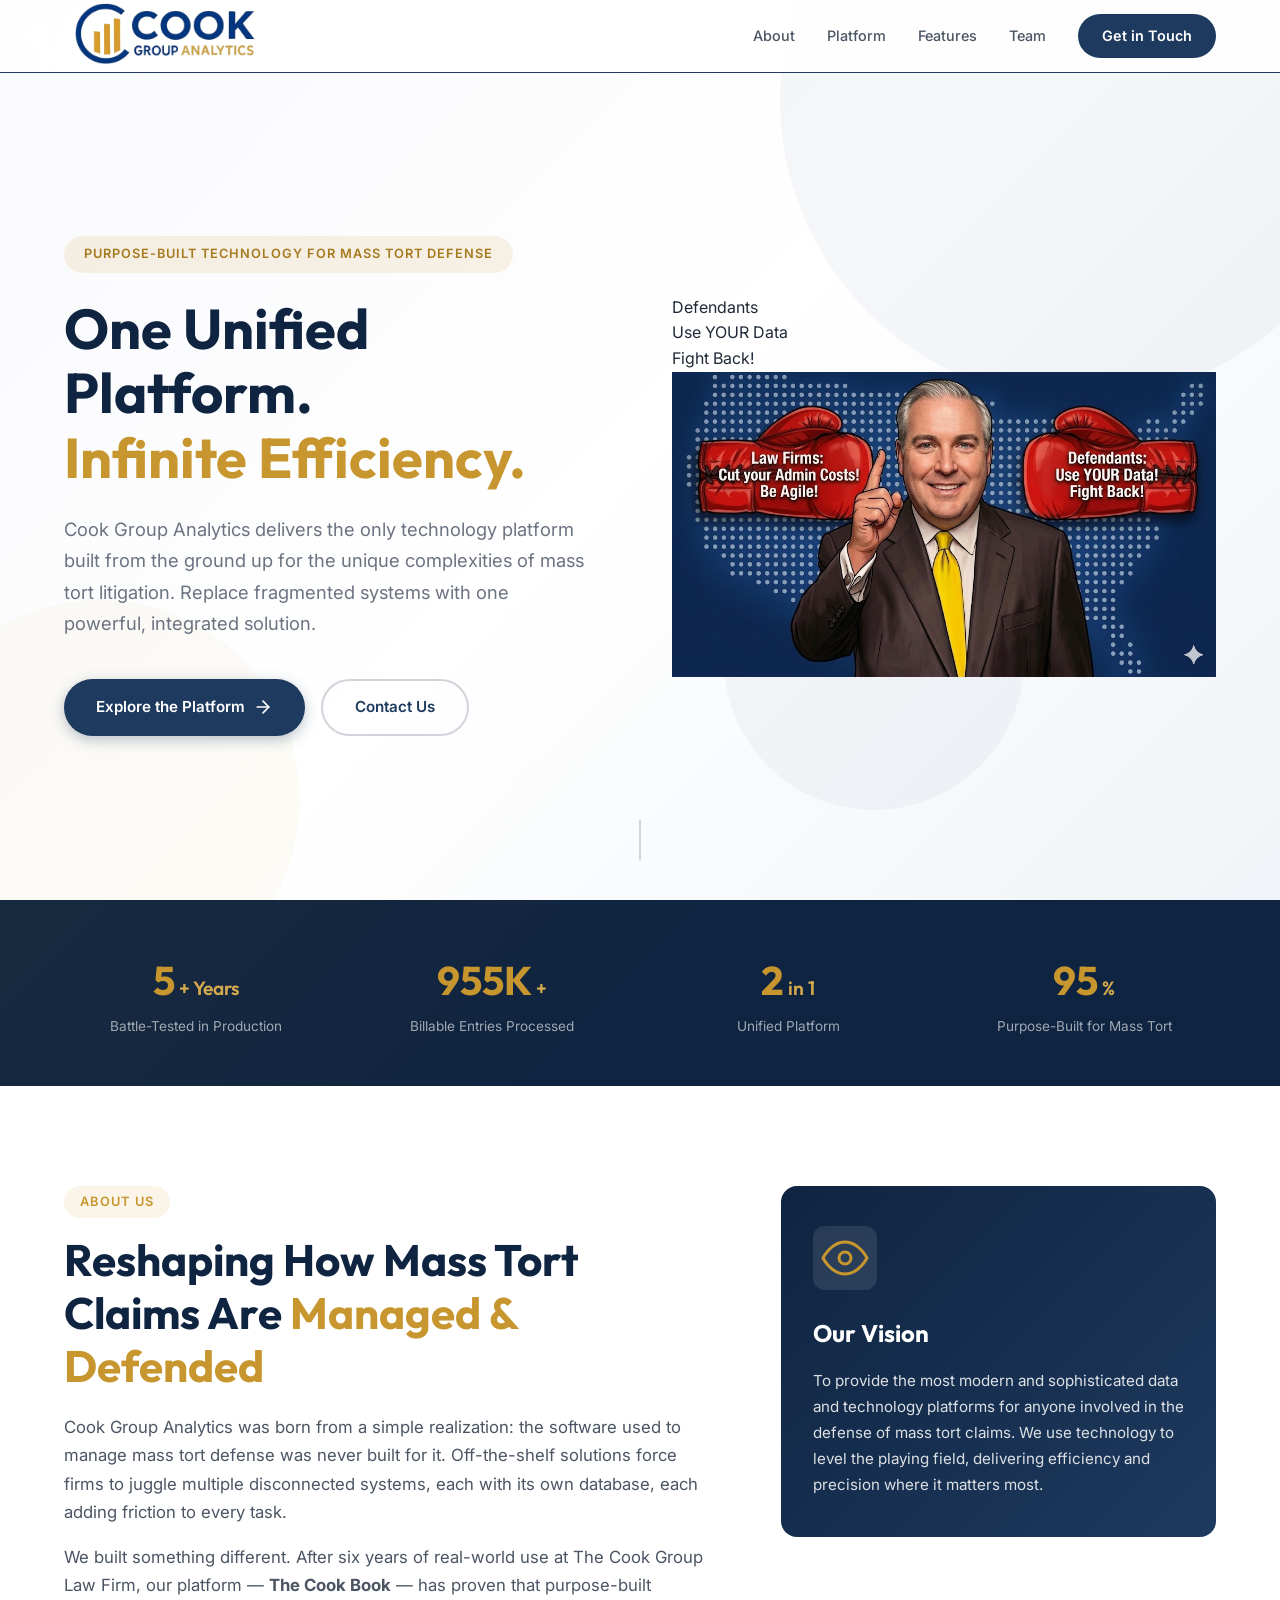
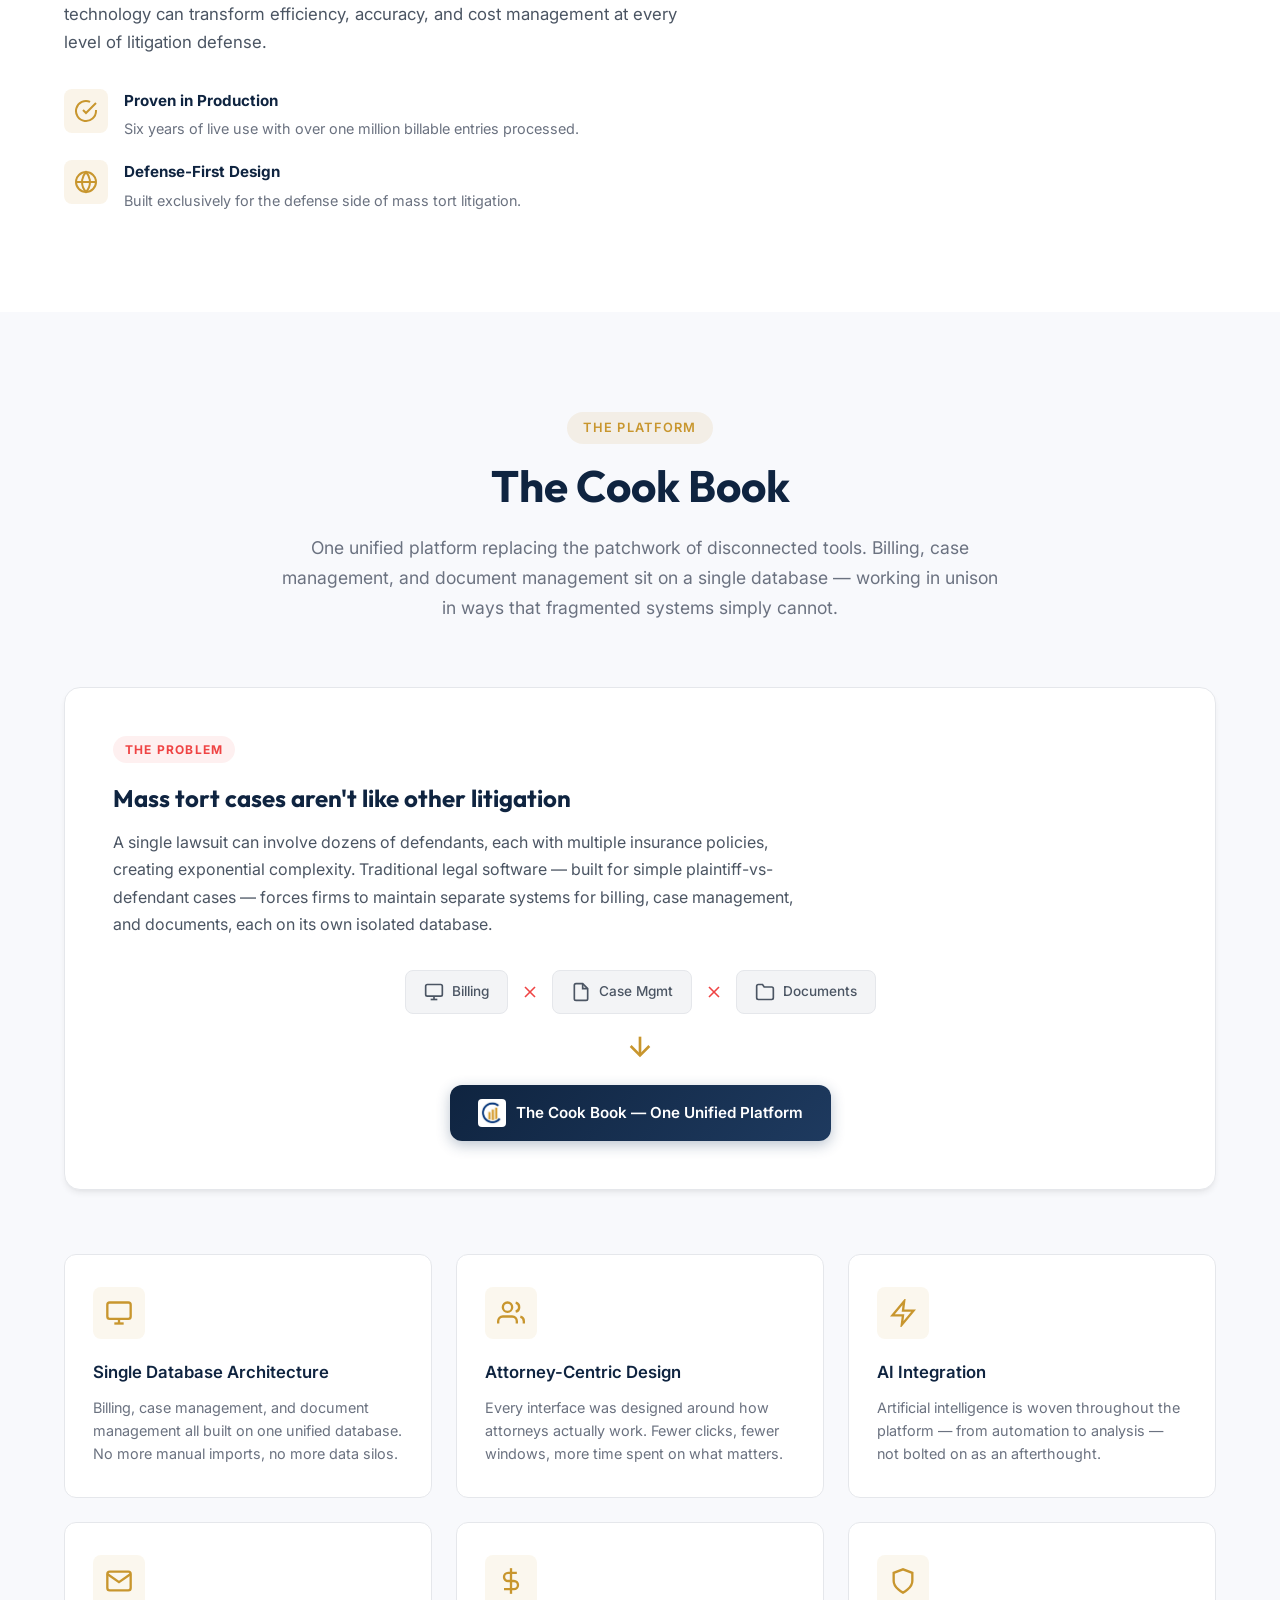
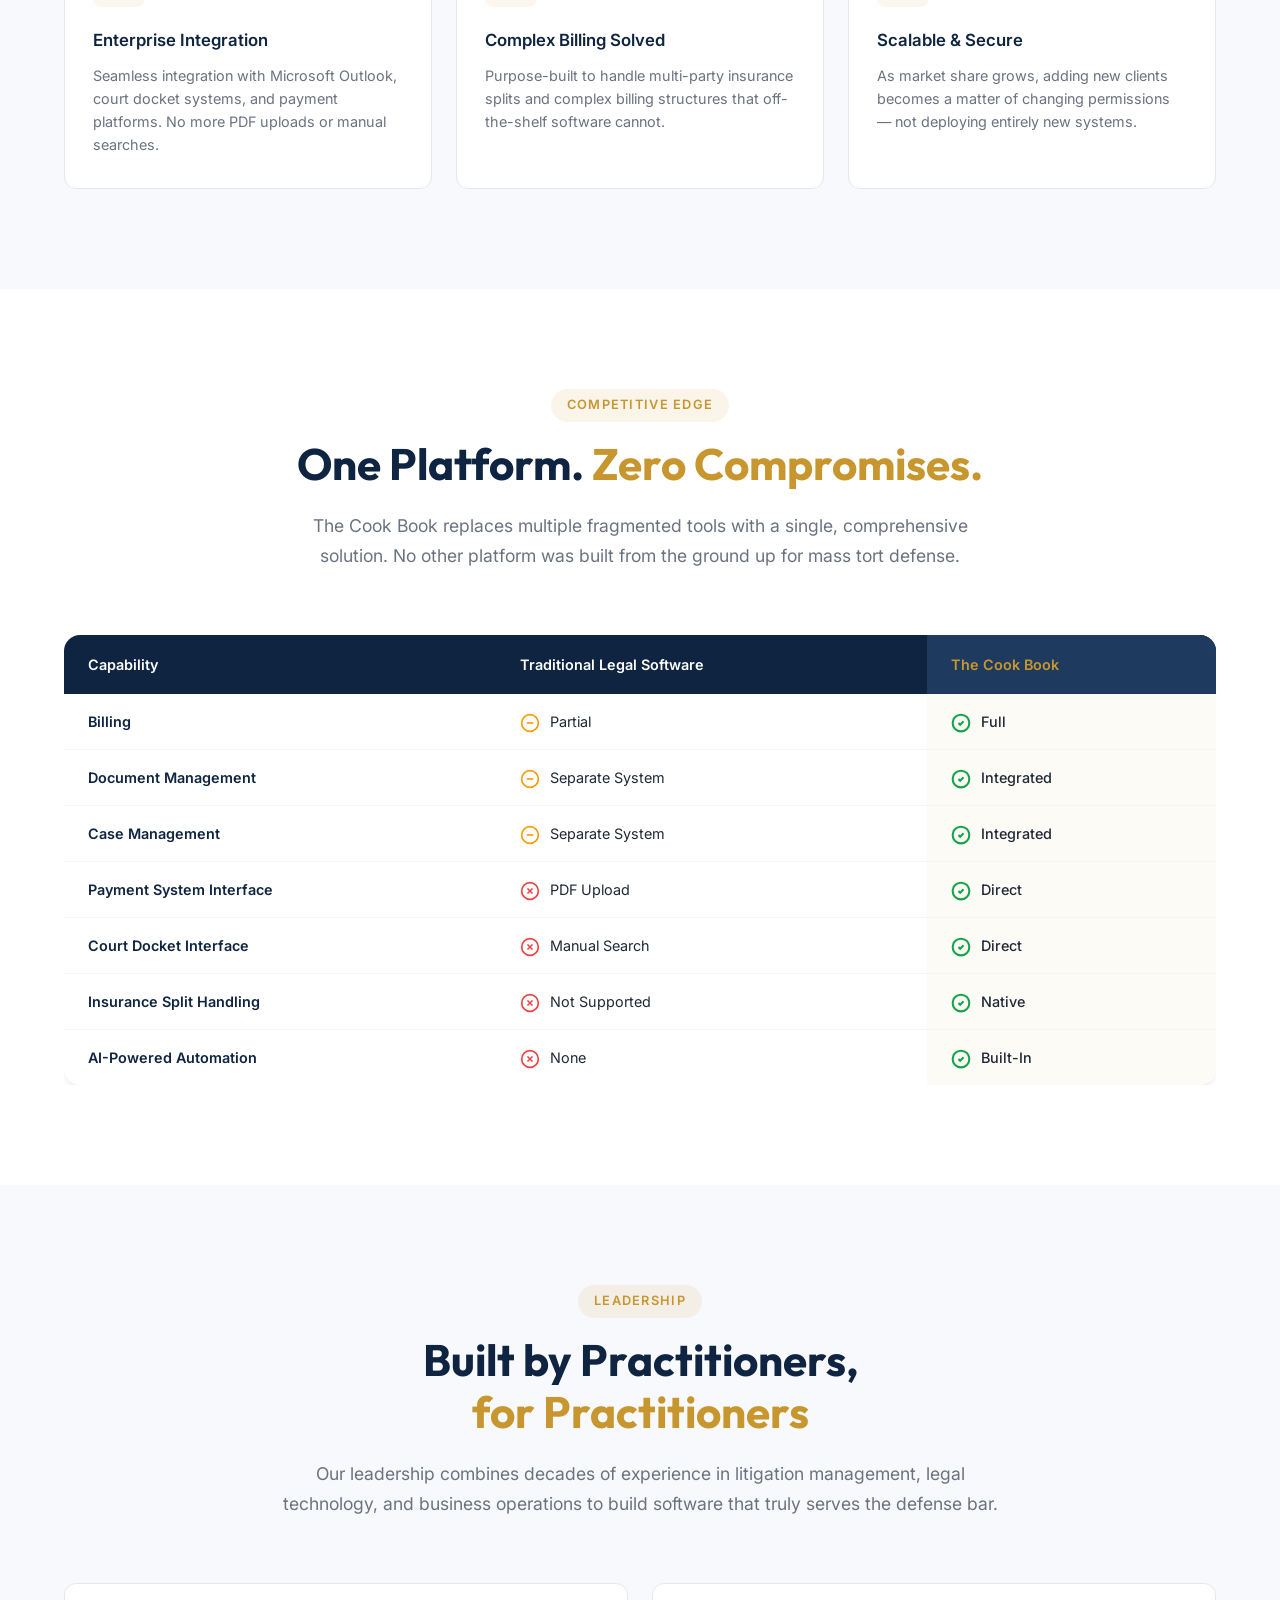
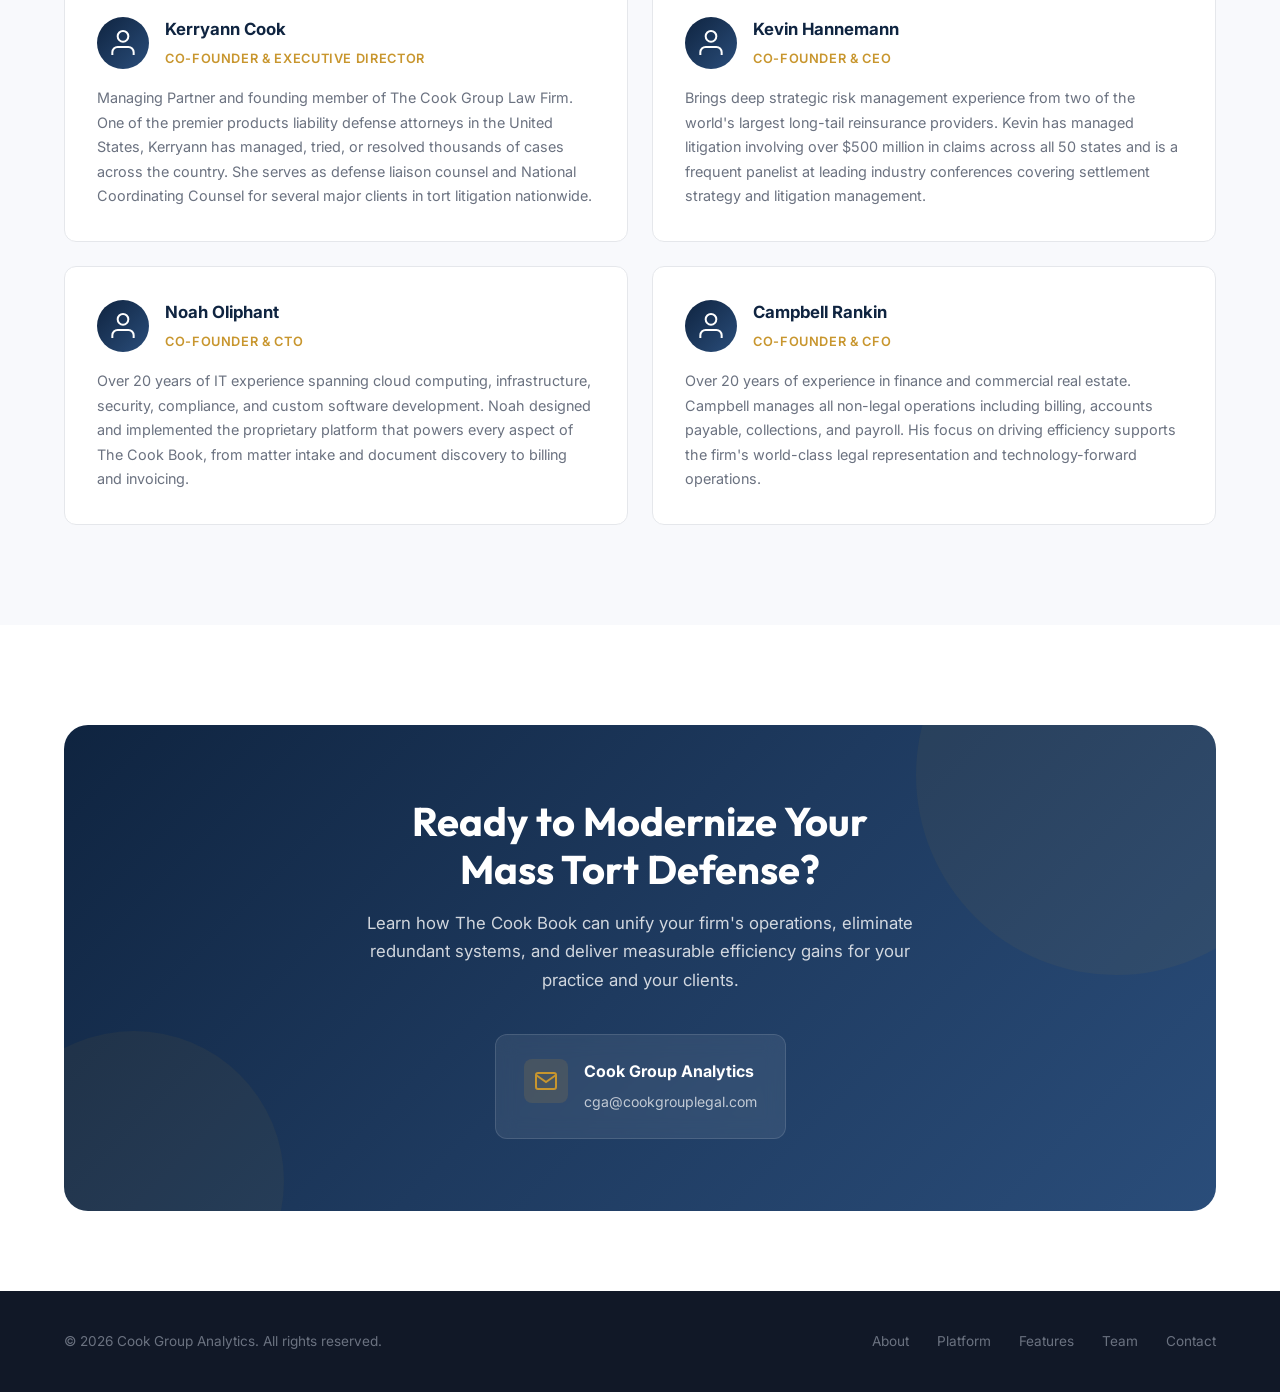
<file: index.html>
<!DOCTYPE html>
<html lang="en">
<head>
    <meta charset="UTF-8">
    <meta name="viewport" content="width=device-width, initial-scale=1.0">
    <title>Cook Group Analytics | Purpose-Built Mass Tort Technology</title>
    <meta name="description" content="Cook Group Analytics provides purpose-built technology platforms for the defense of mass tort claims. One unified system for billing, case management, and document management.">
    <link rel="apple-touch-icon" sizes="180x180" href="/apple-touch-icon.png">
    <link rel="icon" type="image/png" sizes="32x32" href="/favicon-32x32.png">
    <link rel="icon" type="image/png" sizes="16x16" href="/favicon-16x16.png">
    <link rel="manifest" href="/site.webmanifest">
    <link rel="preconnect" href="https://fonts.googleapis.com">
    <link rel="preconnect" href="https://fonts.gstatic.com" crossorigin>
    <link href="https://fonts.googleapis.com/css2?family=Inter:wght@300;400;500;600;700&family=Outfit:wght@500;600;700;800&display=swap" rel="stylesheet">
    <link rel="stylesheet" href="styles.css">
</head>
<body>
    <!-- Navigation -->
    <nav class="navbar" id="navbar">
        <div class="nav-container">
            <a href="#" class="nav-logo">
                <img src="images/CGA_Logo_NoBackground.jpg" alt="Cook Group Analytics" class="nav-logo-img">
            </a>
            <div class="nav-links" id="navLinks">
                <a href="#about" class="nav-link">About</a>
                <a href="#product" class="nav-link">Platform</a>
                <a href="#features" class="nav-link">Features</a>
                <a href="#team" class="nav-link">Team</a>
                <a href="#contact" class="nav-link nav-cta">Get in Touch</a>
            </div>
            <button class="nav-toggle" id="navToggle" aria-label="Toggle navigation">
                <span></span>
                <span></span>
                <span></span>
            </button>
        </div>
    </nav>

    <!-- Hero Section -->
    <header class="hero" id="hero">
        <div class="hero-bg-shapes">
            <div class="shape shape-1"></div>
            <div class="shape shape-2"></div>
            <div class="shape shape-3"></div>
        </div>
        <div class="hero-container">
            <div class="hero-content animate-fade-up">
                <div class="hero-badge">Purpose-Built Technology for Mass Tort Defense</div>
                <h1 class="hero-title">
                    One Unified Platform.<br>
                    <span class="text-gold">Infinite Efficiency.</span>
                </h1>
                <p class="hero-subtitle">
                    Cook Group Analytics delivers the only technology platform built from the ground up
                    for the unique complexities of mass tort litigation. Replace fragmented systems
                    with one powerful, integrated solution.
                </p>
                <div class="hero-actions">
                    <a href="#product" class="btn btn-primary">
                        Explore the Platform
                        <svg width="20" height="20" viewBox="0 0 24 24" fill="none" stroke="currentColor" stroke-width="2" stroke-linecap="round" stroke-linejoin="round"><path d="M5 12h14"/><path d="m12 5 7 7-7 7"/></svg>
                    </a>
                    <a href="#contact" class="btn btn-outline">Contact Us</a>
                </div>
            </div>
            <div class="hero-visual animate-fade-up delay-200">
    <div class="hero-graphic">
        <div class="stars-container">
            <div class="star-item star-1">Defendants</div>
            <div class="star-item star-2">Use YOUR Data</div>
            <div class="star-item star-3">Fight Back!</div>
        </div>
        
        <img src="images/Generic_Attorney.jpg" alt="Attorney" class="hero-image-new">
    </div>
</div>
            </div>
        </div>
        <div class="hero-scroll-indicator">
            <div class="scroll-line"></div>
        </div>
    </header>

    <!-- Stats Bar -->
    <section class="stats-bar">
        <div class="container">
            <div class="stats-grid">
                <div class="stat-item animate-on-scroll">
                    <div class="stat-number" data-count="6">0</div>
                    <div class="stat-suffix">+ Years</div>
                    <div class="stat-label">Battle-Tested in Production</div>
                </div>
                <div class="stat-item animate-on-scroll" data-delay="100">
                    <div class="stat-number" data-count="1000000">0</div>
                    <div class="stat-suffix">+</div>
                    <div class="stat-label">Billable Entries Processed</div>
                </div>
                <div class="stat-item animate-on-scroll" data-delay="200">
                    <div class="stat-number" data-count="3">0</div>
                    <div class="stat-suffix"> in 1</div>
                    <div class="stat-label">Unified Platform</div>
                </div>
                <div class="stat-item animate-on-scroll" data-delay="300">
                    <div class="stat-number" data-count="100">0</div>
                    <div class="stat-suffix">%</div>
                    <div class="stat-label">Purpose-Built for Mass Tort</div>
                </div>
            </div>
        </div>
    </section>

    <!-- About Section -->
    <section class="section about" id="about">
        <div class="container">
            <div class="section-grid">
                <div class="section-text animate-on-scroll">
                    <div class="section-tag">About Us</div>
                    <h2 class="section-title">Reshaping How Mass Tort<br>Claims Are <span class="text-gold">Managed & Defended</span></h2>
                    <p class="section-description">
                        Cook Group Analytics was born from a simple realization: the software used to manage
                        mass tort defense was never built for it. Off-the-shelf solutions force firms to
                        juggle multiple disconnected systems, each with its own database, each adding friction
                        to every task.
                    </p>
                    <p class="section-description">
                        We built something different. After six years of real-world use at The Cook Group Law Firm,
                        our platform &mdash; <strong>The Cook Book</strong> &mdash; has proven that purpose-built technology
                        can transform efficiency, accuracy, and cost management at every level of litigation defense.
                    </p>
                    <div class="about-highlights">
                        <div class="highlight">
                            <div class="highlight-icon">
                                <svg width="24" height="24" viewBox="0 0 24 24" fill="none" stroke="currentColor" stroke-width="2"><path d="M22 11.08V12a10 10 0 1 1-5.93-9.14"/><path d="m9 11 3 3L22 4"/></svg>
                            </div>
                            <div>
                                <strong>Proven in Production</strong>
                                <p>Six years of live use with over one million billable entries processed.</p>
                            </div>
                        </div>
                        <div class="highlight">
                            <div class="highlight-icon">
                                <svg width="24" height="24" viewBox="0 0 24 24" fill="none" stroke="currentColor" stroke-width="2"><circle cx="12" cy="12" r="10"/><line x1="2" y1="12" x2="22" y2="12"/><path d="M12 2a15.3 15.3 0 0 1 4 10 15.3 15.3 0 0 1-4 10 15.3 15.3 0 0 1-4-10 15.3 15.3 0 0 1 4-10z"/></svg>
                            </div>
                            <div>
                                <strong>Defense-First Design</strong>
                                <p>Built exclusively for the defense side of mass tort litigation.</p>
                            </div>
                        </div>
                    </div>
                </div>
                <div class="section-visual animate-on-scroll delay-200">
                    <div class="vision-card">
                        <div class="vision-icon">
                            <svg width="48" height="48" viewBox="0 0 24 24" fill="none" stroke="#c8962e" stroke-width="1.5"><path d="M1 12s4-8 11-8 11 8 11 8-4 8-11 8-11-8-11-8z"/><circle cx="12" cy="12" r="3"/></svg>
                        </div>
                        <h3>Our Vision</h3>
                        <p>
                            To provide the most modern and sophisticated data and technology platforms for
                            anyone involved in the defense of mass tort claims. We use technology to level
                            the playing field, delivering efficiency and precision where it matters most.
                        </p>
                    </div>
                </div>
            </div>
        </div>
    </section>

    <!-- Product Section -->
    <section class="section product" id="product">
        <div class="container">
            <div class="section-header animate-on-scroll">
                <div class="section-tag">The Platform</div>
                <h2 class="section-title">The Cook Book</h2>
                <p class="section-subtitle">
                    One unified platform replacing the patchwork of disconnected tools. Billing, case management,
                    and document management sit on a single database &mdash; working in unison in ways that
                    fragmented systems simply cannot.
                </p>
            </div>

            <div class="product-problem animate-on-scroll">
                <div class="problem-card">
                    <div class="problem-label">The Problem</div>
                    <h3>Mass tort cases aren't like other litigation</h3>
                    <p>
                        A single lawsuit can involve dozens of defendants, each with multiple insurance policies,
                        creating exponential complexity. Traditional legal software &mdash; built for simple
                        plaintiff-vs-defendant cases &mdash; forces firms to maintain separate systems for billing,
                        case management, and documents, each on its own isolated database.
                    </p>
                    <div class="problem-visual">
                        <div class="fragmented-systems">
                            <div class="system-bubble">
                                <svg width="20" height="20" viewBox="0 0 24 24" fill="none" stroke="currentColor" stroke-width="2"><rect x="2" y="3" width="20" height="14" rx="2"/><line x1="8" y1="21" x2="16" y2="21"/><line x1="12" y1="17" x2="12" y2="21"/></svg>
                                Billing
                            </div>
                            <div class="system-break">
                                <svg width="20" height="20" viewBox="0 0 24 24" fill="none" stroke="#ef4444" stroke-width="2"><line x1="18" y1="6" x2="6" y2="18"/><line x1="6" y1="6" x2="18" y2="18"/></svg>
                            </div>
                            <div class="system-bubble">
                                <svg width="20" height="20" viewBox="0 0 24 24" fill="none" stroke="currentColor" stroke-width="2"><path d="M14 2H6a2 2 0 0 0-2 2v16a2 2 0 0 0 2 2h12a2 2 0 0 0 2-2V8z"/><path d="M14 2v6h6"/></svg>
                                Case Mgmt
                            </div>
                            <div class="system-break">
                                <svg width="20" height="20" viewBox="0 0 24 24" fill="none" stroke="#ef4444" stroke-width="2"><line x1="18" y1="6" x2="6" y2="18"/><line x1="6" y1="6" x2="18" y2="18"/></svg>
                            </div>
                            <div class="system-bubble">
                                <svg width="20" height="20" viewBox="0 0 24 24" fill="none" stroke="currentColor" stroke-width="2"><path d="M22 19a2 2 0 0 1-2 2H4a2 2 0 0 1-2-2V5a2 2 0 0 1 2-2h5l2 3h9a2 2 0 0 1 2 2z"/></svg>
                                Documents
                            </div>
                        </div>
                        <div class="arrow-down">
                            <svg width="32" height="32" viewBox="0 0 24 24" fill="none" stroke="#c8962e" stroke-width="2"><path d="M12 5v14"/><path d="m19 12-7 7-7-7"/></svg>
                        </div>
                        <div class="unified-system">
                            <div class="unified-bubble">
                                <img src="images/CGALogo.png" alt="CGA" width="28" height="28">
                                The Cook Book &mdash; One Unified Platform
                            </div>
                        </div>
                    </div>
                </div>
            </div>

            <div class="product-features-grid">
                <div class="product-feature animate-on-scroll">
                    <div class="feature-icon-wrap">
                        <svg width="28" height="28" viewBox="0 0 24 24" fill="none" stroke="#c8962e" stroke-width="2"><rect x="2" y="3" width="20" height="14" rx="2"/><line x1="8" y1="21" x2="16" y2="21"/><line x1="12" y1="17" x2="12" y2="21"/></svg>
                    </div>
                    <h4>Single Database Architecture</h4>
                    <p>Billing, case management, and document management all built on one unified database. No more manual imports, no more data silos.</p>
                </div>
                <div class="product-feature animate-on-scroll" data-delay="100">
                    <div class="feature-icon-wrap">
                        <svg width="28" height="28" viewBox="0 0 24 24" fill="none" stroke="#c8962e" stroke-width="2"><path d="M17 21v-2a4 4 0 0 0-4-4H5a4 4 0 0 0-4 4v2"/><circle cx="9" cy="7" r="4"/><path d="M23 21v-2a4 4 0 0 0-3-3.87"/><path d="M16 3.13a4 4 0 0 1 0 7.75"/></svg>
                    </div>
                    <h4>Attorney-Centric Design</h4>
                    <p>Every interface was designed around how attorneys actually work. Fewer clicks, fewer windows, more time spent on what matters.</p>
                </div>
                <div class="product-feature animate-on-scroll" data-delay="200">
                    <div class="feature-icon-wrap">
                        <svg width="28" height="28" viewBox="0 0 24 24" fill="none" stroke="#c8962e" stroke-width="2"><path d="M13 2L3 14h9l-1 8 10-12h-9l1-8z"/></svg>
                    </div>
                    <h4>AI Integration</h4>
                    <p>Artificial intelligence is woven throughout the platform &mdash; from automation to analysis &mdash; not bolted on as an afterthought.</p>
                </div>
                <div class="product-feature animate-on-scroll" data-delay="300">
                    <div class="feature-icon-wrap">
                        <svg width="28" height="28" viewBox="0 0 24 24" fill="none" stroke="#c8962e" stroke-width="2"><path d="M4 4h16c1.1 0 2 .9 2 2v12c0 1.1-.9 2-2 2H4c-1.1 0-2-.9-2-2V6c0-1.1.9-2 2-2z"/><polyline points="22,6 12,13 2,6"/></svg>
                    </div>
                    <h4>Enterprise Integration</h4>
                    <p>Seamless integration with Microsoft Outlook, court docket systems, and payment platforms. No more PDF uploads or manual searches.</p>
                </div>
                <div class="product-feature animate-on-scroll" data-delay="400">
                    <div class="feature-icon-wrap">
                        <svg width="28" height="28" viewBox="0 0 24 24" fill="none" stroke="#c8962e" stroke-width="2"><line x1="12" y1="1" x2="12" y2="23"/><path d="M17 5H9.5a3.5 3.5 0 0 0 0 7h5a3.5 3.5 0 0 1 0 7H6"/></svg>
                    </div>
                    <h4>Complex Billing Solved</h4>
                    <p>Purpose-built to handle multi-party insurance splits and complex billing structures that off-the-shelf software cannot.</p>
                </div>
                <div class="product-feature animate-on-scroll" data-delay="500">
                    <div class="feature-icon-wrap">
                        <svg width="28" height="28" viewBox="0 0 24 24" fill="none" stroke="#c8962e" stroke-width="2"><path d="M12 22s8-4 8-10V5l-8-3-8 3v7c0 6 8 10 8 10z"/></svg>
                    </div>
                    <h4>Scalable & Secure</h4>
                    <p>As market share grows, adding new clients becomes a matter of changing permissions &mdash; not deploying entirely new systems.</p>
                </div>
            </div>
        </div>
    </section>

    <!-- Comparison Section -->
    <section class="section comparison" id="features">
        <div class="container">
            <div class="section-header animate-on-scroll">
                <div class="section-tag">Competitive Edge</div>
                <h2 class="section-title">One Platform. <span class="text-gold">Zero Compromises.</span></h2>
                <p class="section-subtitle">
                    The Cook Book replaces multiple fragmented tools with a single, comprehensive solution.
                    No other platform was built from the ground up for mass tort defense.
                </p>
            </div>
            <div class="comparison-table-wrap animate-on-scroll">
                <table class="comparison-table">
                    <thead>
                        <tr>
                            <th>Capability</th>
                            <th>Traditional Legal Software</th>
                            <th class="highlight-col">The Cook Book</th>
                        </tr>
                    </thead>
                    <tbody>
                        <tr>
                            <td>Billing</td>
                            <td>
                                <svg class="icon-partial" width="20" height="20" viewBox="0 0 24 24" fill="none" stroke="#f59e0b" stroke-width="2"><circle cx="12" cy="12" r="10"/><line x1="8" y1="12" x2="16" y2="12"/></svg>
                                Partial
                            </td>
                            <td class="highlight-col">
                                <svg class="icon-check" width="20" height="20" viewBox="0 0 24 24" fill="none" stroke="#16a34a" stroke-width="2.5"><circle cx="12" cy="12" r="10"/><path d="m9 12 2 2 4-4"/></svg>
                                Full
                            </td>
                        </tr>
                        <tr>
                            <td>Document Management</td>
                            <td>
                                <svg class="icon-partial" width="20" height="20" viewBox="0 0 24 24" fill="none" stroke="#f59e0b" stroke-width="2"><circle cx="12" cy="12" r="10"/><line x1="8" y1="12" x2="16" y2="12"/></svg>
                                Separate System
                            </td>
                            <td class="highlight-col">
                                <svg class="icon-check" width="20" height="20" viewBox="0 0 24 24" fill="none" stroke="#16a34a" stroke-width="2.5"><circle cx="12" cy="12" r="10"/><path d="m9 12 2 2 4-4"/></svg>
                                Integrated
                            </td>
                        </tr>
                        <tr>
                            <td>Case Management</td>
                            <td>
                                <svg class="icon-partial" width="20" height="20" viewBox="0 0 24 24" fill="none" stroke="#f59e0b" stroke-width="2"><circle cx="12" cy="12" r="10"/><line x1="8" y1="12" x2="16" y2="12"/></svg>
                                Separate System
                            </td>
                            <td class="highlight-col">
                                <svg class="icon-check" width="20" height="20" viewBox="0 0 24 24" fill="none" stroke="#16a34a" stroke-width="2.5"><circle cx="12" cy="12" r="10"/><path d="m9 12 2 2 4-4"/></svg>
                                Integrated
                            </td>
                        </tr>
                        <tr>
                            <td>Payment System Interface</td>
                            <td>
                                <svg class="icon-x" width="20" height="20" viewBox="0 0 24 24" fill="none" stroke="#ef4444" stroke-width="2"><circle cx="12" cy="12" r="10"/><line x1="15" y1="9" x2="9" y2="15"/><line x1="9" y1="9" x2="15" y2="15"/></svg>
                                PDF Upload
                            </td>
                            <td class="highlight-col">
                                <svg class="icon-check" width="20" height="20" viewBox="0 0 24 24" fill="none" stroke="#16a34a" stroke-width="2.5"><circle cx="12" cy="12" r="10"/><path d="m9 12 2 2 4-4"/></svg>
                                Direct
                            </td>
                        </tr>
                        <tr>
                            <td>Court Docket Interface</td>
                            <td>
                                <svg class="icon-x" width="20" height="20" viewBox="0 0 24 24" fill="none" stroke="#ef4444" stroke-width="2"><circle cx="12" cy="12" r="10"/><line x1="15" y1="9" x2="9" y2="15"/><line x1="9" y1="9" x2="15" y2="15"/></svg>
                                Manual Search
                            </td>
                            <td class="highlight-col">
                                <svg class="icon-check" width="20" height="20" viewBox="0 0 24 24" fill="none" stroke="#16a34a" stroke-width="2.5"><circle cx="12" cy="12" r="10"/><path d="m9 12 2 2 4-4"/></svg>
                                Direct
                            </td>
                        </tr>
                        <tr>
                            <td>Insurance Split Handling</td>
                            <td>
                                <svg class="icon-x" width="20" height="20" viewBox="0 0 24 24" fill="none" stroke="#ef4444" stroke-width="2"><circle cx="12" cy="12" r="10"/><line x1="15" y1="9" x2="9" y2="15"/><line x1="9" y1="9" x2="15" y2="15"/></svg>
                                Not Supported
                            </td>
                            <td class="highlight-col">
                                <svg class="icon-check" width="20" height="20" viewBox="0 0 24 24" fill="none" stroke="#16a34a" stroke-width="2.5"><circle cx="12" cy="12" r="10"/><path d="m9 12 2 2 4-4"/></svg>
                                Native
                            </td>
                        </tr>
                        <tr>
                            <td>AI-Powered Automation</td>
                            <td>
                                <svg class="icon-x" width="20" height="20" viewBox="0 0 24 24" fill="none" stroke="#ef4444" stroke-width="2"><circle cx="12" cy="12" r="10"/><line x1="15" y1="9" x2="9" y2="15"/><line x1="9" y1="9" x2="15" y2="15"/></svg>
                                None
                            </td>
                            <td class="highlight-col">
                                <svg class="icon-check" width="20" height="20" viewBox="0 0 24 24" fill="none" stroke="#16a34a" stroke-width="2.5"><circle cx="12" cy="12" r="10"/><path d="m9 12 2 2 4-4"/></svg>
                                Built-In
                            </td>
                        </tr>
                    </tbody>
                </table>
            </div>
        </div>
    </section>

    <!-- Team Section -->
    <section class="section team" id="team">
        <div class="container">
            <div class="section-header animate-on-scroll">
                <div class="section-tag">Leadership</div>
                <h2 class="section-title">Built by Practitioners,<br><span class="text-gold">for Practitioners</span></h2>
                <p class="section-subtitle">
                    Our leadership combines decades of experience in litigation management, legal technology,
                    and business operations to build software that truly serves the defense bar.
                </p>
            </div>
            <div class="team-grid">
                <div class="team-card animate-on-scroll">
                    <div class="team-card-header">
                        <div class="team-avatar">
                            <svg width="32" height="32" viewBox="0 0 24 24" fill="none" stroke="currentColor" stroke-width="1.5"><path d="M20 21v-2a4 4 0 0 0-4-4H8a4 4 0 0 0-4 4v2"/><circle cx="12" cy="7" r="4"/></svg>
                        </div>
                        <div>
                            <h4>Kerryann Cook</h4>
                            <span class="team-role">Co-Founder & Executive Director</span>
                        </div>
                    </div>
                    <p>
                        Managing Partner and founding member of The Cook Group Law Firm. One of the premier
                        products liability defense attorneys in the United States, Kerryann has managed, tried,
                        or resolved thousands of cases across the country. She serves as defense liaison counsel
                        and National Coordinating Counsel for several major clients in tort litigation nationwide.
                    </p>
                </div>
                <div class="team-card animate-on-scroll" data-delay="100">
                    <div class="team-card-header">
                        <div class="team-avatar">
                            <svg width="32" height="32" viewBox="0 0 24 24" fill="none" stroke="currentColor" stroke-width="1.5"><path d="M20 21v-2a4 4 0 0 0-4-4H8a4 4 0 0 0-4 4v2"/><circle cx="12" cy="7" r="4"/></svg>
                        </div>
                        <div>
                            <h4>Kevin Hannemann</h4>
                            <span class="team-role">Co-Founder & CEO</span>
                        </div>
                    </div>
                    <p>
                        Brings deep strategic risk management experience from two of the world's largest
                        long-tail reinsurance providers. Kevin has managed litigation involving over $500 million
                        in claims across all 50 states and is a frequent panelist at leading industry conferences
                        covering settlement strategy and litigation management.
                    </p>
                </div>
                <div class="team-card animate-on-scroll" data-delay="200">
                    <div class="team-card-header">
                        <div class="team-avatar">
                            <svg width="32" height="32" viewBox="0 0 24 24" fill="none" stroke="currentColor" stroke-width="1.5"><path d="M20 21v-2a4 4 0 0 0-4-4H8a4 4 0 0 0-4 4v2"/><circle cx="12" cy="7" r="4"/></svg>
                        </div>
                        <div>
                            <h4>Noah Oliphant</h4>
                            <span class="team-role">Co-Founder & CTO</span>
                        </div>
                    </div>
                    <p>
                        Over 20 years of IT experience spanning cloud computing, infrastructure, security,
                        compliance, and custom software development. Noah designed and implemented the proprietary
                        platform that powers every aspect of The Cook Book, from matter intake and document
                        discovery to billing and invoicing.
                    </p>
                </div>
                <div class="team-card animate-on-scroll" data-delay="300">
                    <div class="team-card-header">
                        <div class="team-avatar">
                            <svg width="32" height="32" viewBox="0 0 24 24" fill="none" stroke="currentColor" stroke-width="1.5"><path d="M20 21v-2a4 4 0 0 0-4-4H8a4 4 0 0 0-4 4v2"/><circle cx="12" cy="7" r="4"/></svg>
                        </div>
                        <div>
                            <h4>Campbell Rankin</h4>
                            <span class="team-role">Co-Founder & CFO</span>
                        </div>
                    </div>
                    <p>
                        Over 20 years of experience in finance and commercial real estate. Campbell manages
                        all non-legal operations including billing, accounts payable, collections, and payroll.
                        His focus on driving efficiency supports the firm's world-class legal representation
                        and technology-forward operations.
                    </p>
                </div>
            </div>
        </div>
    </section>

    <!-- CTA / Contact Section -->
    <section class="section contact" id="contact">
        <div class="container">
            <div class="cta-card animate-on-scroll">
                <div class="cta-bg-shapes">
                    <div class="cta-shape cta-shape-1"></div>
                    <div class="cta-shape cta-shape-2"></div>
                </div>
                <div class="cta-content">
                    <h2>Ready to Modernize Your<br>Mass Tort Defense?</h2>
                    <p>
                        Learn how The Cook Book can unify your firm's operations, eliminate redundant systems,
                        and deliver measurable efficiency gains for your practice and your clients.
                    </p>
                    <div class="cta-contacts">
                        <div class="contact-card">
                            <div class="contact-icon">
                                <svg width="24" height="24" viewBox="0 0 24 24" fill="none" stroke="currentColor" stroke-width="2"><path d="M4 4h16c1.1 0 2 .9 2 2v12c0 1.1-.9 2-2 2H4c-1.1 0-2-.9-2-2V6c0-1.1.9-2 2-2z"/><polyline points="22,6 12,13 2,6"/></svg>
                            </div>
                            <div>
                                <strong>Cook Group Analytics</strong>
                                <a href="mailto:cga@cookgrouplegal.com">cga@cookgrouplegal.com</a>
                            </div>
                        </div>
                    </div>
                </div>
            </div>
        </div>
    </section>

    <!-- Footer -->
    <footer class="footer">
        <div class="container">
            <div class="footer-content">
                <div class="footer-brand">
                    <p>&copy; 2026 Cook Group Analytics. All rights reserved.</p>
                </div>
                <div class="footer-links">
                    <a href="#about">About</a>
                    <a href="#product">Platform</a>
                    <a href="#features">Features</a>
                    <a href="#team">Team</a>
                    <a href="#contact">Contact</a>
                </div>
            </div>
        </div>
    </footer>

    <script src="script.js"></script>
</body>
</html>
</file>
<file: styles.css>
/* ============================================
   Cook Group Analytics - Website Styles
   ============================================ */

/* --- CSS Custom Properties --- */
:root {
    --navy: #1e3a5f;
    --navy-dark: #0f2440;
    --navy-light: #2a4d7a;
    --gold: #c8962e;
    --gold-light: #d4a94e;
    --gold-dark: #a67a1e;
    --white: #ffffff;
    --off-white: #f8f9fc;
    --gray-50: #f9fafb;
    --gray-100: #f3f4f6;
    --gray-200: #e5e7eb;
    --gray-300: #d1d5db;
    --gray-400: #9ca3af;
    --gray-500: #6b7280;
    --gray-600: #4b5563;
    --gray-700: #374151;
    --gray-800: #1f2937;
    --gray-900: #111827;
    --red: #ef4444;
    --green: #16a34a;
    --amber: #f59e0b;

    --font-sans: 'Inter', -apple-system, BlinkMacSystemFont, 'Segoe UI', sans-serif;
    --font-display: 'Outfit', 'Inter', sans-serif;

    --shadow-sm: 0 1px 2px rgba(0,0,0,0.05);
    --shadow: 0 4px 6px -1px rgba(0,0,0,0.07), 0 2px 4px -2px rgba(0,0,0,0.05);
    --shadow-md: 0 10px 25px -3px rgba(0,0,0,0.08), 0 4px 6px -4px rgba(0,0,0,0.05);
    --shadow-lg: 0 20px 50px -12px rgba(0,0,0,0.12);
    --shadow-xl: 0 25px 60px -12px rgba(0,0,0,0.18);

    --radius-sm: 8px;
    --radius: 12px;
    --radius-lg: 16px;
    --radius-xl: 24px;

    --transition: 0.3s cubic-bezier(0.4, 0, 0.2, 1);
    --transition-slow: 0.6s cubic-bezier(0.4, 0, 0.2, 1);
}

/* --- Reset & Base --- */
*, *::before, *::after {
    margin: 0;
    padding: 0;
    box-sizing: border-box;
}

html {
    scroll-behavior: smooth;
    scroll-padding-top: 80px;
}

body {
    font-family: var(--font-sans);
    color: var(--gray-800);
    line-height: 1.6;
    background: var(--white);
    overflow-x: hidden;
    -webkit-font-smoothing: antialiased;
    -moz-osx-font-smoothing: grayscale;
}

img {
    max-width: 100%;
    height: auto;
    display: block;
}

a {
    text-decoration: none;
    color: inherit;
    transition: color var(--transition);
}

/* --- Layout --- */
.container {
    max-width: 1200px;
    margin: 0 auto;
    padding: 0 24px;
}

.section {
    padding: 100px 0;
}

.section-header {
    text-align: center;
    max-width: 720px;
    margin: 0 auto 64px;
}

.section-tag {
    display: inline-block;
    font-size: 0.8rem;
    font-weight: 600;
    letter-spacing: 0.1em;
    text-transform: uppercase;
    color: var(--gold);
    background: rgba(200, 150, 46, 0.1);
    padding: 6px 16px;
    border-radius: 100px;
    margin-bottom: 16px;
}

.section-title {
    font-family: var(--font-display);
    font-size: clamp(2rem, 4vw, 2.75rem);
    font-weight: 700;
    color: var(--navy-dark);
    line-height: 1.2;
    margin-bottom: 20px;
}

.section-subtitle {
    font-size: 1.1rem;
    color: var(--gray-500);
    line-height: 1.7;
}

.section-description {
    font-size: 1.05rem;
    color: var(--gray-600);
    line-height: 1.7;
    margin-bottom: 16px;
}

.text-gold {
    color: var(--gold);
}

/* --- Navigation --- */
.navbar {
    position: fixed;
    top: 0;
    left: 0;
    right: 0;
    z-index: 1000;
    background: rgba(255, 255, 255, 0.85);
    backdrop-filter: blur(20px);
    -webkit-backdrop-filter: blur(20px);
    border-bottom: 1px solid transparent;
    transition: all var(--transition);
    border-bottom: 1px solid var(--navy);
}

.navbar.scrolled {
    background: rgba(255, 255, 255, 0.95);
    border-bottom-color: var(--gray-200);
    box-shadow: var(--shadow-sm);
}

.nav-container {
    max-width: 1200px;
    margin: 0 auto;
    padding: 0 24px;
    display: flex;
    align-items: center;
    justify-content: space-between;
    height: 72px;
    
}

.nav-logo-img {
    height: 200px;
    width: auto;
    margin-top:5px;
}

.nav-links {
    display: flex;
    align-items: center;
    gap: 32px;
}

.nav-link {
    font-size: 0.9rem;
    font-weight: 500;
    color: var(--gray-600);
    position: relative;
    padding: 4px 0;
}

.nav-link::after {
    content: '';
    position: absolute;
    bottom: -2px;
    left: 0;
    width: 0;
    height: 2px;
    background: var(--gold);
    transition: width var(--transition);
}

.nav-link:hover {
    color: var(--navy);
}

.nav-link:hover::after {
    width: 100%;
}

.nav-cta {
    background: var(--navy);
    color: var(--white) !important;
    padding: 10px 24px;
    border-radius: 100px;
    font-weight: 600;
}

.nav-cta::after {
    display: none;
}

.nav-cta:hover {
    background: var(--navy-light);
    color: var(--white) !important;
}

.nav-toggle {
    display: none;
    flex-direction: column;
    gap: 5px;
    background: none;
    border: none;
    cursor: pointer;
    padding: 8px;
}

.nav-toggle span {
    width: 24px;
    height: 2px;
    background: var(--navy);
    border-radius: 2px;
    transition: all var(--transition);
}

/* --- Hero Section --- */
.hero {
    position: relative;
    min-height: 100vh;
    display: flex;
    align-items: center;
    padding-top: 72px;
    overflow: hidden;
    background: linear-gradient(135deg, var(--off-white) 0%, var(--white) 50%, #f0f4f8 100%);
}

.hero-bg-shapes {
    position: absolute;
    inset: 0;
    pointer-events: none;
    overflow: hidden;
}

.shape {
    position: absolute;
    border-radius: 50%;
    opacity: 0.04;
}

.shape-1 {
    width: 600px;
    height: 600px;
    background: var(--navy);
    top: -200px;
    right: -100px;
}

.shape-2 {
    width: 400px;
    height: 400px;
    background: var(--gold);
    bottom: -100px;
    left: -100px;
}

.shape-3 {
    width: 300px;
    height: 300px;
    background: var(--navy);
    bottom: 10%;
    right: 20%;
}

.hero-container {
    max-width: 1200px;
    margin: 0 auto;
    padding: 0 24px;
    display: grid;
    grid-template-columns: 1fr 1fr;
    gap: 64px;
    align-items: center;
}

.hero-badge {
    display: inline-block;
    font-size: 0.8rem;
    font-weight: 600;
    letter-spacing: 0.08em;
    text-transform: uppercase;
    color: var(--gold-dark);
    background: rgba(200, 150, 46, 0.12);
    padding: 8px 20px;
    border-radius: 100px;
    margin-bottom: 24px;
}

.hero-title {
    font-family: var(--font-display);
    font-size: clamp(2.5rem, 5vw, 3.5rem);
    font-weight: 700;
    color: var(--navy-dark);
    line-height: 1.15;
    margin-bottom: 24px;
}

.hero-subtitle {
    font-size: 1.15rem;
    color: var(--gray-500);
    line-height: 1.7;
    margin-bottom: 40px;
    max-width: 520px;
}

.hero-actions {
    display: flex;
    gap: 16px;
    flex-wrap: wrap;
}

/* --- Buttons --- */
.btn {
    display: inline-flex;
    align-items: center;
    gap: 8px;
    font-family: var(--font-sans);
    font-size: 0.95rem;
    font-weight: 600;
    padding: 14px 32px;
    border-radius: 100px;
    cursor: pointer;
    transition: all var(--transition);
    border: none;
}

.btn-primary {
    background: var(--navy);
    color: var(--white);
    box-shadow: 0 4px 14px rgba(30, 58, 95, 0.3);
}

.btn-primary:hover {
    background: var(--navy-light);
    box-shadow: 0 6px 20px rgba(30, 58, 95, 0.4);
    transform: translateY(-2px);
}

.btn-outline {
    background: transparent;
    color: var(--navy);
    border: 2px solid var(--gray-300);
}

.btn-outline:hover {
    border-color: var(--navy);
    background: rgba(30, 58, 95, 0.04);
}

/* --- Hero Visual / Dashboard Mockup --- */
.hero-visual {
    position: relative;
}

.hero-graphic {
    position: relative;
}

.dashboard-mockup {
    background: var(--white);
    border-radius: var(--radius-lg);
    box-shadow: var(--shadow-xl);
    overflow: hidden;
    border: 1px solid var(--gray-200);
}

.mockup-header {
    display: flex;
    align-items: center;
    gap: 12px;
    padding: 14px 20px;
    background: var(--gray-50);
    border-bottom: 1px solid var(--gray-200);
}

.mockup-dots {
    display: flex;
    gap: 6px;
}

.mockup-dots span {
    width: 10px;
    height: 10px;
    border-radius: 50%;
}

.mockup-dots span:nth-child(1) { background: #ef4444; }
.mockup-dots span:nth-child(2) { background: #f59e0b; }
.mockup-dots span:nth-child(3) { background: #22c55e; }

.mockup-title {
    font-size: 0.8rem;
    font-weight: 600;
    color: var(--gray-500);
}

.mockup-body {
    display: flex;
    min-height: 280px;
}

.mockup-sidebar {
    width: 48px;
    background: var(--navy-dark);
    padding: 16px 10px;
    display: flex;
    flex-direction: column;
    gap: 10px;
}

.mockup-nav-item {
    height: 28px;
    border-radius: 6px;
    background: rgba(255,255,255,0.08);
    transition: background var(--transition);
}

.mockup-nav-item.active {
    background: var(--gold);
}

.mockup-content {
    flex: 1;
    padding: 20px;
    display: flex;
    flex-direction: column;
    gap: 16px;
}

.mockup-stat-row {
    display: flex;
    gap: 12px;
}

.mockup-stat {
    flex: 1;
    background: var(--gray-50);
    border-radius: var(--radius-sm);
    padding: 12px;
}

.mockup-stat-label {
    height: 8px;
    width: 60%;
    background: var(--gray-200);
    border-radius: 4px;
    margin-bottom: 8px;
}

.mockup-stat-value {
    height: 12px;
    width: 40%;
    background: var(--gray-300);
    border-radius: 4px;
    margin-bottom: 10px;
}

.mockup-stat-bar {
    height: 6px;
    background: var(--gray-200);
    border-radius: 4px;
    overflow: hidden;
}

.bar-fill {
    height: 100%;
    background: var(--navy);
    border-radius: 4px;
    animation: barGrow 2s ease-out forwards;
    transform-origin: left;
}

.bar-fill.gold {
    background: var(--gold);
}

.mockup-chart {
    display: flex;
    align-items: flex-end;
    gap: 6px;
    height: 80px;
    padding: 0 4px;
}

.chart-bar {
    flex: 1;
    background: var(--navy);
    border-radius: 4px 4px 0 0;
    opacity: 0.7;
    animation: chartBarGrow 1.5s ease-out forwards;
    transform-origin: bottom;
}

.chart-bar.gold {
    background: var(--gold);
}

.mockup-table {
    display: flex;
    flex-direction: column;
    gap: 6px;
}

.table-row {
    height: 14px;
    background: var(--gray-100);
    border-radius: 4px;
}

.table-row.header {
    background: var(--gray-200);
}

/* Floating Cards */
.floating-card {
    position: absolute;
    background: var(--white);
    padding: 10px 16px;
    border-radius: var(--radius);
    box-shadow: var(--shadow-lg);
    display: flex;
    align-items: center;
    gap: 8px;
    font-size: 0.8rem;
    font-weight: 600;
    color: var(--gray-700);
    border: 1px solid var(--gray-100);
    z-index: 10;
}

.card-1 {
    top: -10px;
    right: -10px;
}

.card-2 {
    bottom: 60px;
    left: -20px;
}

.card-3 {
    bottom: -10px;
    right: 40px;
}

/* Hero Scroll Indicator */
.hero-scroll-indicator {
    position: absolute;
    bottom: 40px;
    left: 50%;
    transform: translateX(-50%);
}

.scroll-line {
    width: 2px;
    height: 40px;
    background: var(--gray-300);
    border-radius: 2px;
    position: relative;
    overflow: hidden;
}

.scroll-line::after {
    content: '';
    position: absolute;
    top: -100%;
    left: 0;
    width: 100%;
    height: 50%;
    background: var(--gold);
    border-radius: 2px;
    animation: scrollDot 2s ease-in-out infinite;
}

/* --- Stats Bar --- */
.stats-bar {
    background: var(--navy-dark);
    padding: 48px 0;
    position: relative;
}

.stats-bar::before {
    content: '';
    position: absolute;
    inset: 0;
    background: linear-gradient(135deg, rgba(200, 150, 46, 0.05) 0%, transparent 50%);
}

.stats-grid {
    display: grid;
    grid-template-columns: repeat(4, 1fr);
    gap: 32px;
    position: relative;
}

.stat-item {
    text-align: center;
    color: var(--white);
}

.stat-number {
    font-family: var(--font-display);
    font-size: 2.5rem;
    font-weight: 700;
    color: var(--gold);
    display: inline;
}

.stat-suffix {
    font-family: var(--font-display);
    font-size: 1.2rem;
    font-weight: 600;
    color: var(--gold-light);
    display: inline;
}

.stat-label {
    font-size: 0.85rem;
    color: rgba(255,255,255,0.6);
    margin-top: 4px;
    font-weight: 400;
}

/* --- About Section --- */
.about {
    background: var(--white);
}

.section-grid {
    display: grid;
    grid-template-columns: 1.2fr 0.8fr;
    gap: 64px;
    align-items: start;
}

.about-highlights {
    display: flex;
    flex-direction: column;
    gap: 20px;
    margin-top: 32px;
}

.highlight {
    display: flex;
    gap: 16px;
    align-items: flex-start;
}

.highlight-icon {
    flex-shrink: 0;
    width: 44px;
    height: 44px;
    border-radius: var(--radius-sm);
    background: rgba(200, 150, 46, 0.1);
    display: flex;
    align-items: center;
    justify-content: center;
    color: var(--gold);
}

.highlight strong {
    display: block;
    font-size: 0.95rem;
    color: var(--navy-dark);
    margin-bottom: 4px;
}

.highlight p {
    font-size: 0.9rem;
    color: var(--gray-500);
    line-height: 1.6;
    margin: 0;
}

.vision-card {
    background: linear-gradient(135deg, var(--navy-dark) 0%, var(--navy) 100%);
    border-radius: var(--radius-lg);
    padding: 40px 32px;
    color: var(--white);
    position: sticky;
    top: 100px;
}

.vision-icon {
    width: 64px;
    height: 64px;
    border-radius: var(--radius);
    background: rgba(255,255,255,0.1);
    display: flex;
    align-items: center;
    justify-content: center;
    margin-bottom: 24px;
}

.vision-card h3 {
    font-family: var(--font-display);
    font-size: 1.5rem;
    margin-bottom: 16px;
}

.vision-card p {
    font-size: 0.95rem;
    line-height: 1.7;
    opacity: 0.85;
}

/* --- Product Section --- */
.product {
    background: var(--off-white);
}

.problem-card {
    background: var(--white);
    border-radius: var(--radius-lg);
    padding: 48px;
    box-shadow: var(--shadow);
    border: 1px solid var(--gray-200);
    margin-bottom: 64px;
}

.problem-label {
    display: inline-block;
    font-size: 0.75rem;
    font-weight: 700;
    letter-spacing: 0.1em;
    text-transform: uppercase;
    color: var(--red);
    background: rgba(239, 68, 68, 0.08);
    padding: 4px 12px;
    border-radius: 100px;
    margin-bottom: 16px;
}

.problem-card h3 {
    font-family: var(--font-display);
    font-size: 1.5rem;
    color: var(--navy-dark);
    margin-bottom: 12px;
}

.problem-card > p {
    font-size: 1rem;
    color: var(--gray-600);
    line-height: 1.7;
    max-width: 700px;
}

.problem-visual {
    margin-top: 32px;
    display: flex;
    flex-direction: column;
    align-items: center;
    gap: 16px;
}

.fragmented-systems {
    display: flex;
    align-items: center;
    gap: 12px;
    flex-wrap: wrap;
    justify-content: center;
}

.system-bubble {
    display: flex;
    align-items: center;
    gap: 8px;
    background: var(--gray-100);
    border: 1px solid var(--gray-200);
    border-radius: var(--radius-sm);
    padding: 10px 18px;
    font-size: 0.85rem;
    font-weight: 500;
    color: var(--gray-600);
}

.system-break {
    display: flex;
    align-items: center;
}

.arrow-down {
    animation: bounceDown 2s ease-in-out infinite;
}

.unified-bubble {
    display: flex;
    align-items: center;
    gap: 10px;
    background: linear-gradient(135deg, var(--navy-dark), var(--navy));
    color: var(--white);
    border-radius: var(--radius);
    padding: 14px 28px;
    font-size: 0.95rem;
    font-weight: 600;
    box-shadow: 0 4px 14px rgba(30, 58, 95, 0.3);
}

.unified-bubble img {
    border-radius: 4px;
}

.product-features-grid {
    display: grid;
    grid-template-columns: repeat(3, 1fr);
    gap: 24px;
}

.product-feature {
    background: var(--white);
    border-radius: var(--radius);
    padding: 32px 28px;
    border: 1px solid var(--gray-200);
    transition: all var(--transition);
}

.product-feature:hover {
    border-color: var(--gold);
    box-shadow: var(--shadow-md);
    transform: translateY(-4px);
}

.feature-icon-wrap {
    width: 52px;
    height: 52px;
    border-radius: var(--radius-sm);
    background: rgba(200, 150, 46, 0.08);
    display: flex;
    align-items: center;
    justify-content: center;
    margin-bottom: 20px;
}

.product-feature h4 {
    font-size: 1.05rem;
    font-weight: 600;
    color: var(--navy-dark);
    margin-bottom: 10px;
}

.product-feature p {
    font-size: 0.9rem;
    color: var(--gray-500);
    line-height: 1.6;
}

/* --- Comparison Table --- */
.comparison {
    background: var(--white);
}

.comparison-table-wrap {
    overflow-x: auto;
    -webkit-overflow-scrolling: touch;
}

.comparison-table {
    width: 100%;
    border-collapse: collapse;
    border-radius: var(--radius-lg);
    overflow: hidden;
    box-shadow: var(--shadow);
}

.comparison-table thead {
    background: var(--navy-dark);
    color: var(--white);
}

.comparison-table th {
    padding: 18px 24px;
    text-align: left;
    font-size: 0.9rem;
    font-weight: 600;
    white-space: nowrap;
}

.comparison-table th.highlight-col {
    background: var(--navy);
    color: var(--gold);
}

.comparison-table td {
    padding: 16px 24px;
    font-size: 0.9rem;
    border-bottom: 1px solid var(--gray-100);
    vertical-align: middle;
}

.comparison-table td:first-child {
    font-weight: 600;
    color: var(--navy-dark);
}

.comparison-table td.highlight-col {
    background: rgba(200, 150, 46, 0.04);
    font-weight: 500;
}

.comparison-table td svg {
    vertical-align: middle;
    margin-right: 6px;
}

.comparison-table tbody tr:hover {
    background: var(--gray-50);
}

.comparison-table tbody tr:hover td.highlight-col {
    background: rgba(200, 150, 46, 0.08);
}

.comparison-table tbody tr:last-child td {
    border-bottom: none;
}

/* --- Team Section --- */
.team {
    background: var(--off-white);
}

.team-grid {
    display: grid;
    grid-template-columns: repeat(2, 1fr);
    gap: 24px;
}

.team-card {
    background: var(--white);
    border-radius: var(--radius);
    padding: 32px;
    border: 1px solid var(--gray-200);
    transition: all var(--transition);
}

.team-card:hover {
    box-shadow: var(--shadow-md);
    transform: translateY(-2px);
}

.team-card-header {
    display: flex;
    align-items: center;
    gap: 16px;
    margin-bottom: 16px;
}

.team-avatar {
    width: 52px;
    height: 52px;
    border-radius: 50%;
    background: linear-gradient(135deg, var(--navy-dark), var(--navy-light));
    display: flex;
    align-items: center;
    justify-content: center;
    color: var(--white);
    flex-shrink: 0;
}

.team-card h4 {
    font-size: 1.05rem;
    font-weight: 700;
    color: var(--navy-dark);
    margin-bottom: 2px;
}

.team-role {
    font-size: 0.8rem;
    font-weight: 600;
    color: var(--gold);
    text-transform: uppercase;
    letter-spacing: 0.05em;
}

.team-card p {
    font-size: 0.9rem;
    color: var(--gray-500);
    line-height: 1.7;
}

/* --- Contact / CTA Section --- */
.contact {
    background: var(--white);
    padding-bottom: 80px;
}

.cta-card {
    background: linear-gradient(135deg, var(--navy-dark) 0%, var(--navy) 50%, var(--navy-light) 100%);
    border-radius: var(--radius-xl);
    padding: 72px 64px;
    position: relative;
    overflow: hidden;
}

.cta-bg-shapes {
    position: absolute;
    inset: 0;
    pointer-events: none;
}

.cta-shape {
    position: absolute;
    border-radius: 50%;
    opacity: 0.06;
    background: var(--gold);
}

.cta-shape-1 {
    width: 400px;
    height: 400px;
    top: -150px;
    right: -100px;
}

.cta-shape-2 {
    width: 300px;
    height: 300px;
    bottom: -120px;
    left: -80px;
}

.cta-content {
    position: relative;
    z-index: 1;
    color: var(--white);
    text-align: center;
}

.cta-content h2 {
    font-family: var(--font-display);
    font-size: clamp(1.75rem, 3.5vw, 2.5rem);
    font-weight: 700;
    margin-bottom: 16px;
    line-height: 1.2;
}

.cta-content > p {
    font-size: 1.05rem;
    opacity: 0.8;
    max-width: 600px;
    margin: 0 auto 40px;
    line-height: 1.7;
}

.cta-contacts {
    display: flex;
    gap: 24px;
    justify-content: center;
    flex-wrap: wrap;
}

.contact-card {
    display: flex;
    gap: 16px;
    align-items: flex-start;
    background: rgba(255,255,255,0.08);
    border: 1px solid rgba(255,255,255,0.12);
    border-radius: var(--radius);
    padding: 24px 28px;
    text-align: left;
    backdrop-filter: blur(10px);
    transition: all var(--transition);
}

.contact-card:hover {
    background: rgba(255,255,255,0.14);
    transform: translateY(-2px);
}

.contact-icon {
    width: 44px;
    height: 44px;
    border-radius: var(--radius-sm);
    background: rgba(200, 150, 46, 0.15);
    display: flex;
    align-items: center;
    justify-content: center;
    color: var(--gold);
    flex-shrink: 0;
}

.contact-card strong {
    display: block;
    font-size: 1rem;
    margin-bottom: 6px;
    color: var(--white);
}

.contact-card a {
    display: block;
    font-size: 0.88rem;
    color: rgba(255,255,255,0.7);
    transition: color var(--transition);
    line-height: 1.6;
}

.contact-card a:hover {
    color: var(--gold);
}

/* --- Footer --- */
.footer {
    background: var(--gray-900);
    padding: 40px 0;
}

.footer-content {
    display: flex;
    align-items: center;
    justify-content: space-between;
    flex-wrap: wrap;
    gap: 24px;
}

.footer-brand {
    display: flex;
    align-items: center;
    gap: 20px;
}

.footer-brand p {
    font-size: 0.85rem;
    color: var(--gray-500);
}

.footer-links {
    display: flex;
    gap: 28px;
}

.footer-links a {
    font-size: 0.85rem;
    color: var(--gray-500);
    transition: color var(--transition);
}

.footer-links a:hover {
    color: var(--gold);
}

/* ============================================
   Animations
   ============================================ */

/* Fade up on scroll */
.animate-on-scroll {
    opacity: 0;
    transform: translateY(30px);
    transition: opacity 0.7s ease-out, transform 0.7s ease-out;
}

.animate-on-scroll.visible {
    opacity: 1;
    transform: translateY(0);
}

/* Hero fade up */
.animate-fade-up {
    opacity: 0;
    transform: translateY(40px);
    animation: fadeUp 0.8s ease-out forwards;
}

.delay-200 {
    animation-delay: 0.2s;
}

.delay-300 {
    animation-delay: 0.3s;
}

.delay-500 {
    animation-delay: 0.5s;
}

/* Floating animation */
.animate-float {
    animation: float 4s ease-in-out infinite;
}

.animate-float.delay-300 {
    animation-delay: -1.5s;
}

.animate-float.delay-500 {
    animation-delay: -2.5s;
}

@keyframes fadeUp {
    from {
        opacity: 0;
        transform: translateY(40px);
    }
    to {
        opacity: 1;
        transform: translateY(0);
    }
}

@keyframes float {
    0%, 100% {
        transform: translateY(0);
    }
    50% {
        transform: translateY(-12px);
    }
}

@keyframes scrollDot {
    0% { top: -50%; }
    100% { top: 120%; }
}

@keyframes barGrow {
    from { transform: scaleX(0); }
    to { transform: scaleX(1); }
}

@keyframes chartBarGrow {
    from { transform: scaleY(0); }
    to { transform: scaleY(1); }
}

@keyframes bounceDown {
    0%, 100% { transform: translateY(0); }
    50% { transform: translateY(8px); }
}

/* ============================================
   Responsive
   ============================================ */
@media (max-width: 1024px) {
    .hero-container {
        grid-template-columns: 1fr;
        gap: 48px;
    }

    .hero-visual {
        max-width: 560px;
        margin: 0 auto;
    }

    .hero-content {
        text-align: center;
    }

    .hero-subtitle {
        margin-left: auto;
        margin-right: auto;
    }

    .hero-actions {
        justify-content: center;
    }

    .section-grid {
        grid-template-columns: 1fr;
        gap: 40px;
    }

    .vision-card {
        position: static;
    }

    .product-features-grid {
        grid-template-columns: repeat(2, 1fr);
    }
}

@media (max-width: 768px) {
    .section {
        padding: 72px 0;
    }

    .nav-links {
        display: none;
        position: absolute;
        top: 72px;
        left: 0;
        right: 0;
        background: var(--white);
        flex-direction: column;
        padding: 24px;
        gap: 16px;
        border-bottom: 1px solid var(--gray-200);
        box-shadow: var(--shadow);
    }

    .nav-links.open {
        display: flex;
    }

    .nav-toggle {
        display: flex;
    }

    .nav-toggle.active span:nth-child(1) {
        transform: rotate(45deg) translate(5px, 5px);
    }

    .nav-toggle.active span:nth-child(2) {
        opacity: 0;
    }

    .nav-toggle.active span:nth-child(3) {
        transform: rotate(-45deg) translate(5px, -5px);
    }

    .stats-grid {
        grid-template-columns: repeat(2, 1fr);
        gap: 24px;
    }

    .stat-number {
        font-size: 2rem;
    }

    .product-features-grid {
        grid-template-columns: 1fr;
    }

    .team-grid {
        grid-template-columns: 1fr;
    }

    .problem-card {
        padding: 32px 24px;
    }

    .cta-card {
        padding: 48px 24px;
    }

    .footer-content {
        flex-direction: column;
        text-align: center;
    }

    .footer-brand {
        flex-direction: column;
    }

    .footer-links {
        flex-wrap: wrap;
        justify-content: center;
    }

    .floating-card.card-1 {
        top: -10px;
        right: 10px;
    }

    .floating-card.card-2 {
        bottom: 80px;
        left: 0px;
    }

    .floating-card.card-3 {
        bottom: -10px;
        right: 10px;
    }

    .hero-scroll-indicator {
        display: none;
    }

    .fragmented-systems {
        gap: 8px;
    }

    .system-bubble {
        padding: 8px 12px;
        font-size: 0.78rem;
    }
}

@media (max-width: 480px) {
    .hero-title {
        font-size: 2rem;
    }

    .stats-grid {
        grid-template-columns: 1fr 1fr;
    }

    .comparison-table th,
    .comparison-table td {
        padding: 12px 14px;
        font-size: 0.82rem;
    }

    .cta-contacts {
        flex-direction: column;
        align-items: center;
    }

    .contact-card {
        width: 100%;
    }
}
</file>
